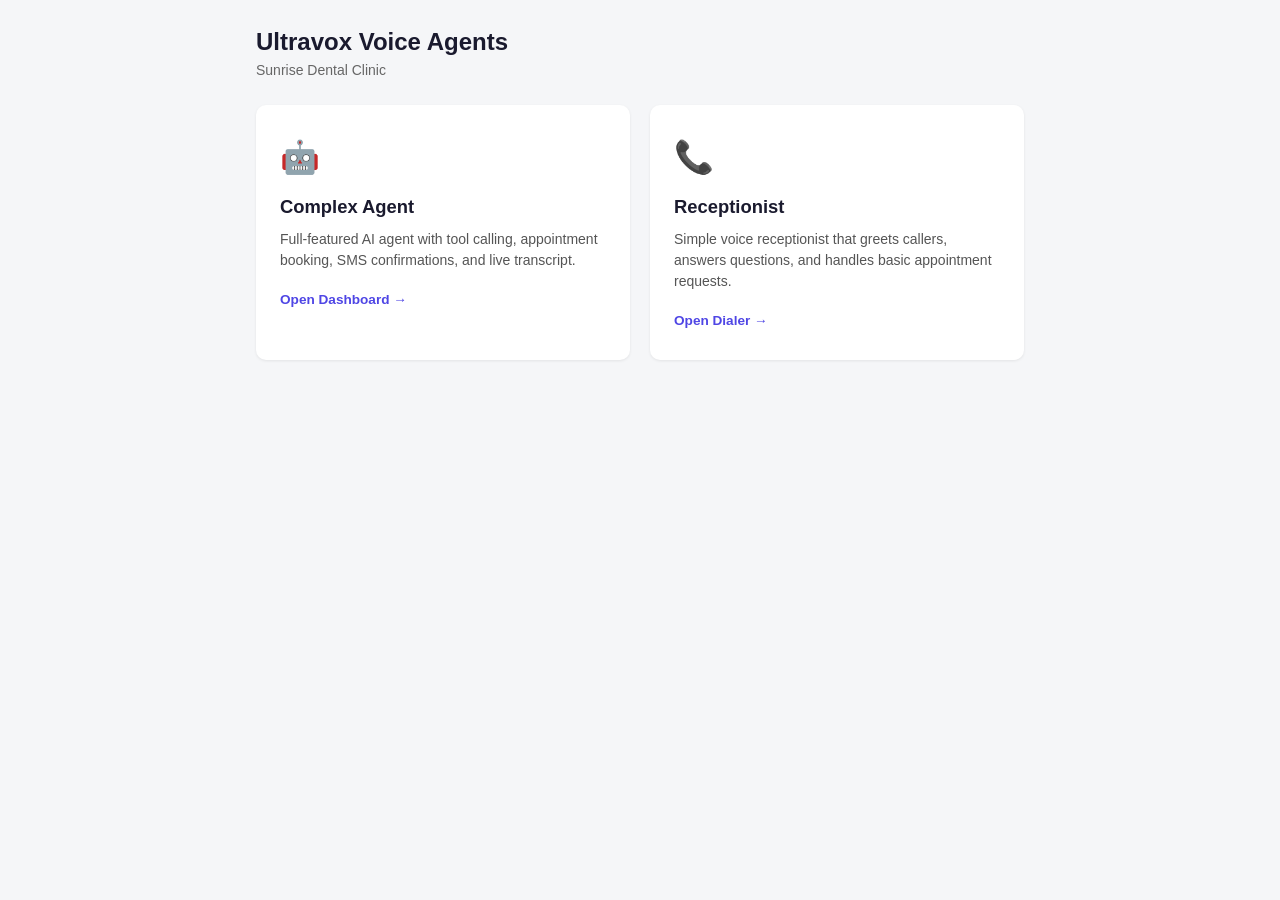
<file: templates/home.html>
<!DOCTYPE html>
<html lang="en">
<head>
    <meta charset="UTF-8">
    <meta name="viewport" content="width=device-width, initial-scale=1.0">
    <title>Ultravox Voice Agents</title>
    <link rel="stylesheet" href="/static/css/style.css">
    <link rel="stylesheet" href="/static/css/home.css">
</head>
<body>
    <div class="container">
        <header>
            <h1>Ultravox Voice Agents</h1>
            <p class="subtitle">Sunrise Dental Clinic</p>
        </header>

        <div class="card-grid">
            <a href="/complex-agent" class="mode-card">
                <div class="mode-icon">&#x1f916;</div>
                <h2>Complex Agent</h2>
                <p>Full-featured AI agent with tool calling, appointment booking, SMS confirmations, and live transcript.</p>
                <span class="mode-link">Open Dashboard &rarr;</span>
            </a>

            <a href="/receptionist" class="mode-card">
                <div class="mode-icon">&#x1f4de;</div>
                <h2>Receptionist</h2>
                <p>Simple voice receptionist that greets callers, answers questions, and handles basic appointment requests.</p>
                <span class="mode-link">Open Dialer &rarr;</span>
            </a>
        </div>
    </div>
</body>
</html>
</file>
<file: static/css/style.css>
/* Reset & Base */
*,
*::before,
*::after {
    box-sizing: border-box;
    margin: 0;
    padding: 0;
}

body {
    font-family: -apple-system, BlinkMacSystemFont, "Segoe UI", Roboto, Helvetica, Arial, sans-serif;
    background: #f5f6f8;
    color: #1a1a2e;
    line-height: 1.5;
}

.container {
    max-width: 800px;
    margin: 0 auto;
    padding: 24px 16px;
}

/* Header */
header {
    margin-bottom: 24px;
}

header h1 {
    font-size: 1.5rem;
    font-weight: 700;
}

.subtitle {
    color: #666;
    font-size: 0.875rem;
}

.header-row {
    display: flex;
    align-items: center;
    gap: 16px;
}

.back-link {
    font-size: 0.85rem;
    font-weight: 600;
    color: #4f46e5;
    text-decoration: none;
    white-space: nowrap;
}

.back-link:hover {
    text-decoration: underline;
}

/* Card */
.card {
    background: #fff;
    border-radius: 8px;
    padding: 16px 20px;
    margin-bottom: 16px;
    box-shadow: 0 1px 3px rgba(0, 0, 0, 0.08);
}

.card h2 {
    font-size: 1rem;
    font-weight: 600;
    margin-bottom: 12px;
}

/* Inputs */
label {
    display: block;
    font-size: 0.75rem;
    font-weight: 600;
    text-transform: uppercase;
    letter-spacing: 0.05em;
    color: #666;
    margin-bottom: 6px;
}

input[type="text"],
input[type="tel"] {
    flex: 1;
    padding: 8px 12px;
    border: 1px solid #d0d5dd;
    border-radius: 6px;
    font-size: 0.9rem;
    outline: none;
    transition: border-color 0.15s;
}

input:focus {
    border-color: #4f46e5;
}

input:disabled {
    background: #f0f0f0;
    cursor: not-allowed;
}

.input-row {
    display: flex;
    gap: 8px;
    align-items: center;
}

.hint {
    display: block;
    font-size: 0.75rem;
    color: #888;
    margin-top: 4px;
}

.hint.success {
    color: #16a34a;
}

.hint.error {
    color: #dc2626;
}

/* Buttons */
.btn {
    padding: 8px 16px;
    border: none;
    border-radius: 6px;
    font-size: 0.85rem;
    font-weight: 600;
    cursor: pointer;
    white-space: nowrap;
    transition: opacity 0.15s;
}

.btn:disabled {
    opacity: 0.4;
    cursor: not-allowed;
}

.btn:hover:not(:disabled) {
    opacity: 0.85;
}

.btn-small {
    background: #4f46e5;
    color: #fff;
}

.btn-normal {
    background: #2563eb;
    color: #fff;
}

.btn-agent {
    background: #16a34a;
    color: #fff;
}

.btn-end {
    background: #dc2626;
    color: #fff;
    padding: 6px 14px;
    font-size: 0.8rem;
}

/* Badges */
.badge {
    display: inline-block;
    padding: 2px 10px;
    border-radius: 12px;
    font-size: 0.75rem;
    font-weight: 600;
    text-transform: uppercase;
    letter-spacing: 0.03em;
}

.badge-initiated {
    background: #fef3c7;
    color: #92400e;
}

.badge-ringing {
    background: #dbeafe;
    color: #1e40af;
}

.badge-connected {
    background: #dcfce7;
    color: #166534;
}

.badge-ended {
    background: #f3f4f6;
    color: #6b7280;
}

.badge-type {
    background: #f0f0ff;
    color: #4f46e5;
    margin-left: 4px;
}

/* Active Call Panel */
.active-call.hidden {
    display: none;
}

.call-header {
    display: flex;
    justify-content: space-between;
    align-items: center;
    margin-bottom: 12px;
    flex-wrap: wrap;
    gap: 8px;
}

.call-header-right {
    display: flex;
    align-items: center;
    gap: 12px;
}

.call-phone {
    font-weight: 600;
    margin-left: 8px;
}

.call-timer {
    font-variant-numeric: tabular-nums;
    font-weight: 600;
    font-size: 0.9rem;
    color: #4f46e5;
}

/* Transcript */
.transcript-area {
    background: #fafafa;
    border: 1px solid #e5e7eb;
    border-radius: 6px;
    padding: 12px;
    max-height: 300px;
    overflow-y: auto;
    font-size: 0.85rem;
}

.transcript-placeholder {
    color: #aaa;
    font-style: italic;
}

.transcript-line {
    margin-bottom: 6px;
    line-height: 1.4;
}

.transcript-line .role {
    font-weight: 600;
    text-transform: capitalize;
}

.transcript-line .role-agent {
    color: #16a34a;
}

.transcript-line .role-user {
    color: #2563eb;
}

/* Table */
.table-wrap {
    overflow-x: auto;
}

table {
    width: 100%;
    border-collapse: collapse;
    font-size: 0.82rem;
}

th {
    text-align: left;
    padding: 8px 10px;
    border-bottom: 2px solid #e5e7eb;
    font-weight: 600;
    color: #666;
    font-size: 0.75rem;
    text-transform: uppercase;
    letter-spacing: 0.04em;
}

td {
    padding: 8px 10px;
    border-bottom: 1px solid #f0f0f0;
}

.empty-row {
    text-align: center;
    color: #aaa;
    padding: 20px;
}

tr:hover td {
    background: #f9fafb;
}

/* Direction badges in table */
.dir-inbound {
    color: #7c3aed;
}

.dir-outbound {
    color: #0891b2;
}
</file>
<file: static/css/home.css>
/* Homepage card grid */
.card-grid {
    display: grid;
    grid-template-columns: repeat(auto-fit, minmax(280px, 1fr));
    gap: 20px;
    margin-top: 8px;
}

.mode-card {
    display: block;
    background: #fff;
    border-radius: 10px;
    padding: 28px 24px;
    box-shadow: 0 1px 3px rgba(0, 0, 0, 0.08);
    text-decoration: none;
    color: inherit;
    transition: box-shadow 0.2s, transform 0.15s;
}

.mode-card:hover {
    box-shadow: 0 4px 16px rgba(0, 0, 0, 0.12);
    transform: translateY(-2px);
}

.mode-icon {
    font-size: 2rem;
    margin-bottom: 12px;
}

.mode-card h2 {
    font-size: 1.15rem;
    font-weight: 700;
    margin-bottom: 8px;
}

.mode-card p {
    font-size: 0.875rem;
    color: #555;
    line-height: 1.5;
    margin-bottom: 16px;
}

.mode-link {
    font-size: 0.85rem;
    font-weight: 600;
    color: #4f46e5;
}
</file>
